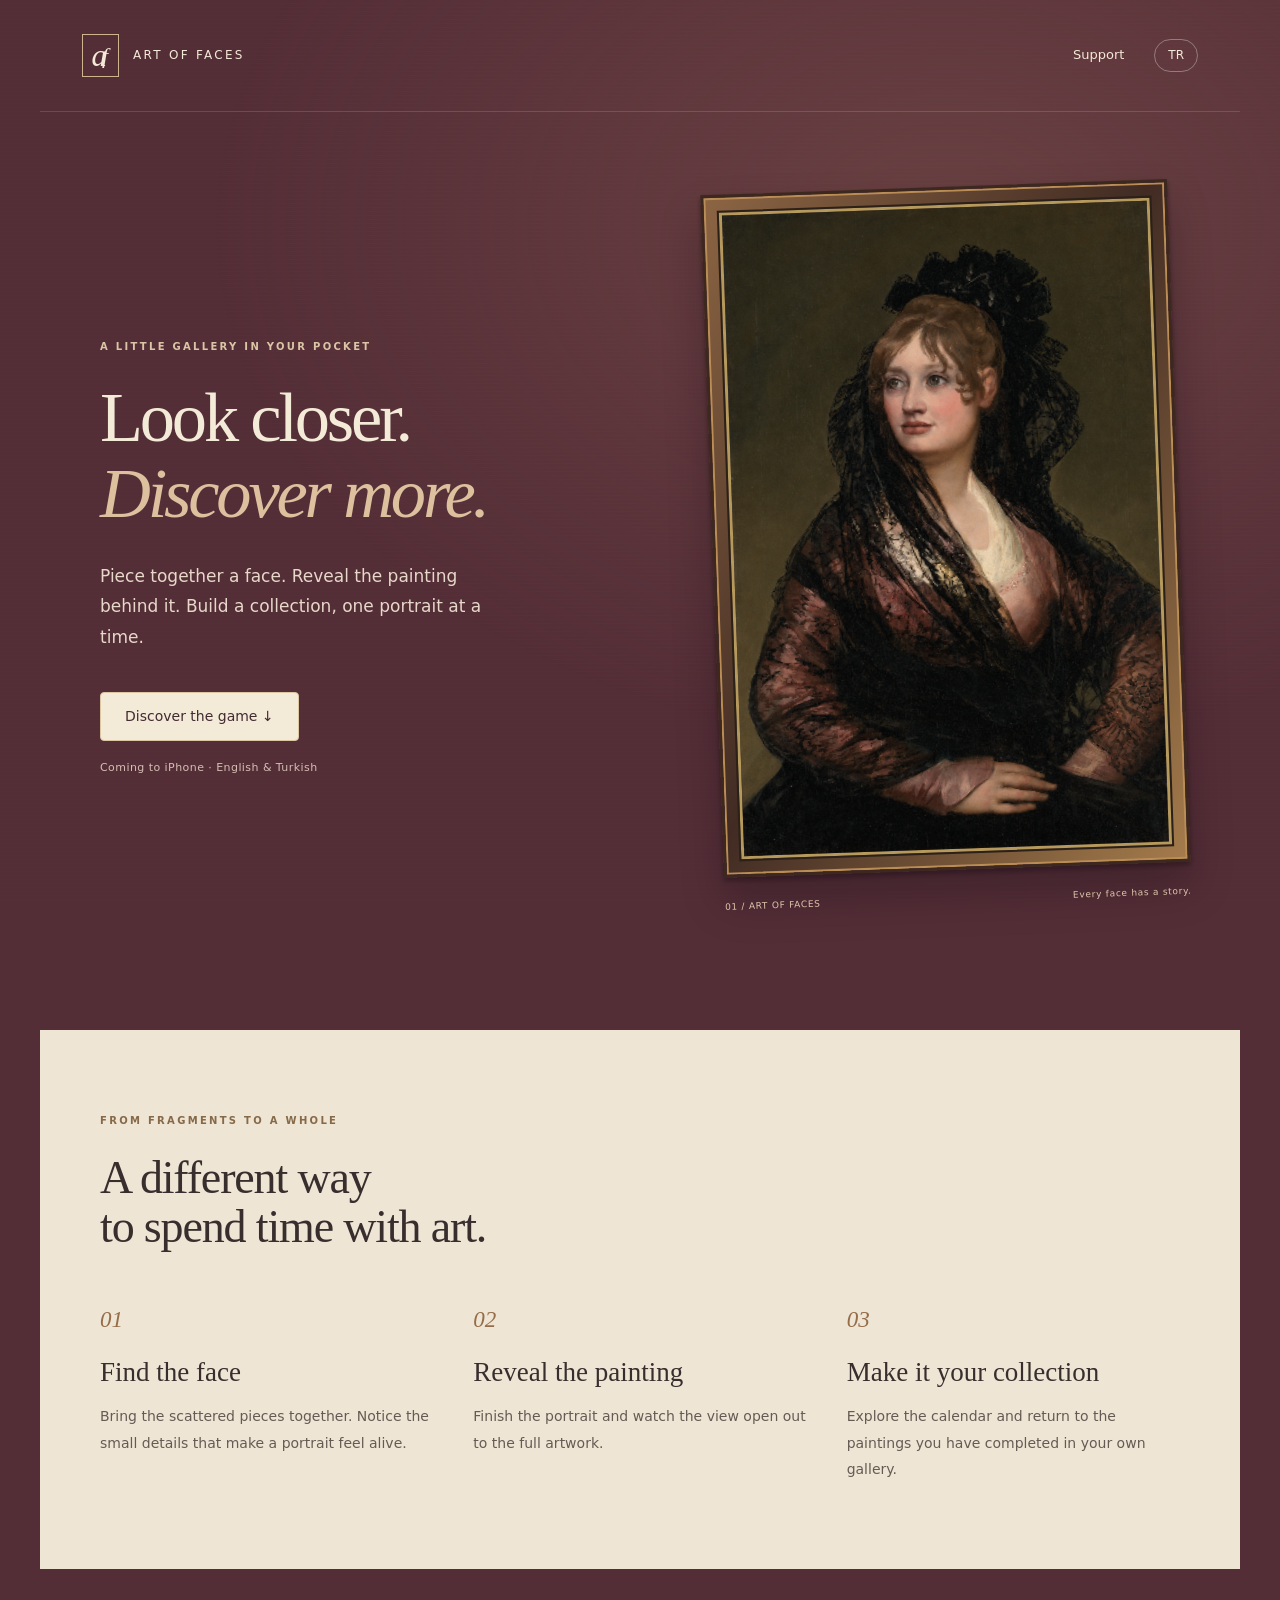
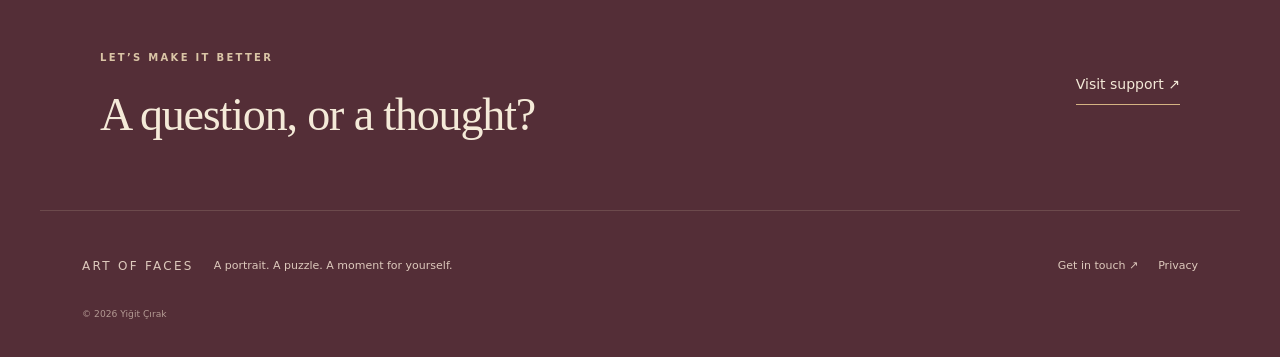
<file: index.html>
<!doctype html><html lang="en"><head><meta charset="utf-8"><meta name="viewport" content="width=device-width,initial-scale=1"><title>Discover, piece by piece — Art of Faces</title><meta name="description" content="Discover portraits, piece by piece. Art of Faces is a portrait puzzle game for iPhone."><meta name="theme-color" content="#542e37"><link rel="icon" href="./assets/icon.svg" type="image/svg+xml"><link rel="stylesheet" href="./assets/site.css"><script src="./assets/site.js" defer></script></head><body><a class="skip" href="#main">Skip to content</a><header><a class="brand" href="./"><span class="brand-mark">a<span>f</span></span> ART OF FACES</a><nav aria-label="Main navigation"><a href="./support/"><span data-en>Support</span><span data-tr hidden>Destek</span></a><button id="language" aria-label="Switch to Turkish">TR</button></nav></header><main id="main"><section class="hero"><div class="hero-copy"><p class="eyebrow"><span data-en>A LITTLE GALLERY IN YOUR POCKET</span><span data-tr hidden>CEBİNDE KÜÇÜK BİR GALERİ</span></p><h1><span data-en>Look closer.<br><em>Discover more.</em></span><span data-tr hidden>Yakından bak.<br><em>Yeniden keşfet.</em></span></h1><p class="intro"><span data-en>Piece together a face. Reveal the painting behind it. Build a collection, one portrait at a time.</span><span data-tr hidden>Bir yüzün parçalarını birleştir. Ardındaki tabloyu ortaya çıkar. Her portreyle kendi koleksiyonunu oluştur.</span></p><a class="button" href="#experience"><span data-en>Discover the game ↓</span><span data-tr hidden>Oyunu keşfet ↓</span></a><p class="availability"><span data-en>Coming to iPhone · English & Turkish</span><span data-tr hidden>Yakında iPhone’da · Türkçe ve İngilizce</span></p></div><figure class="hero-art"><div class="frame"><img src="./assets/portrait.png" width="339" height="512" alt="A painted portrait of a woman wearing a black lace mantilla"></div><figcaption><span>01 / ART OF FACES</span><span><span data-en>Every face has a story.</span><span data-tr hidden>Her yüzün bir hikâyesi var.</span></span></figcaption></figure></section><section class="experience" id="experience"><p class="eyebrow"><span data-en>FROM FRAGMENTS TO A WHOLE</span><span data-tr hidden>PARÇALARDAN BÜTÜNE</span></p><h2><span data-en>A different way<br>to spend time with art.</span><span data-tr hidden>Sanatla vakit geçirmenin<br>başka bir yolu.</span></h2><div class="steps"><article><span class="number">01</span><h3><span data-en>Find the face</span><span data-tr hidden>Yüzü tamamla</span></h3><p><span data-en>Bring the scattered pieces together. Notice the small details that make a portrait feel alive.</span><span data-tr hidden>Dağılmış parçaları bir araya getir. Portreye hayat veren küçük ayrıntıları fark et.</span></p></article><article><span class="number">02</span><h3><span data-en>Reveal the painting</span><span data-tr hidden>Tabloyu keşfet</span></h3><p><span data-en>Finish the portrait and watch the view open out to the full artwork.</span><span data-tr hidden>Portreyi tamamla; görüntü açılırken eserin tamamıyla tanış.</span></p></article><article><span class="number">03</span><h3><span data-en>Make it your collection</span><span data-tr hidden>Koleksiyonunu oluştur</span></h3><p><span data-en>Explore the calendar and return to the paintings you have completed in your own gallery.</span><span data-tr hidden>Takvimi keşfet, tamamladığın tablolara kendi galerinde yeniden bak.</span></p></article></div></section><section class="contact-strip"><div><p class="eyebrow"><span data-en>LET’S MAKE IT BETTER</span><span data-tr hidden>BİRLİKTE GELİŞTİRELİM</span></p><h2><span data-en>A question, or a thought?</span><span data-tr hidden>Bir sorun ya da bir fikir?</span></h2></div><a class="text-link" href="./support/"><span data-en>Visit support ↗</span><span data-tr hidden>Destek sayfasına git ↗</span></a></section></main><footer><a class="brand" href="./">ART OF FACES</a><p><span data-en>A portrait. A puzzle. A moment for yourself.</span><span data-tr hidden>Bir portre. Bir bulmaca. Kendine ayırdığın bir an.</span></p><a href="./support/"><span data-en>Get in touch ↗</span><span data-tr hidden>İletişime geç ↗</span></a><a href="./privacy/"><span data-en>Privacy</span><span data-tr hidden>Gizlilik</span></a><small>© 2026 Yiğit Çırak</small></footer></body></html>
</file>
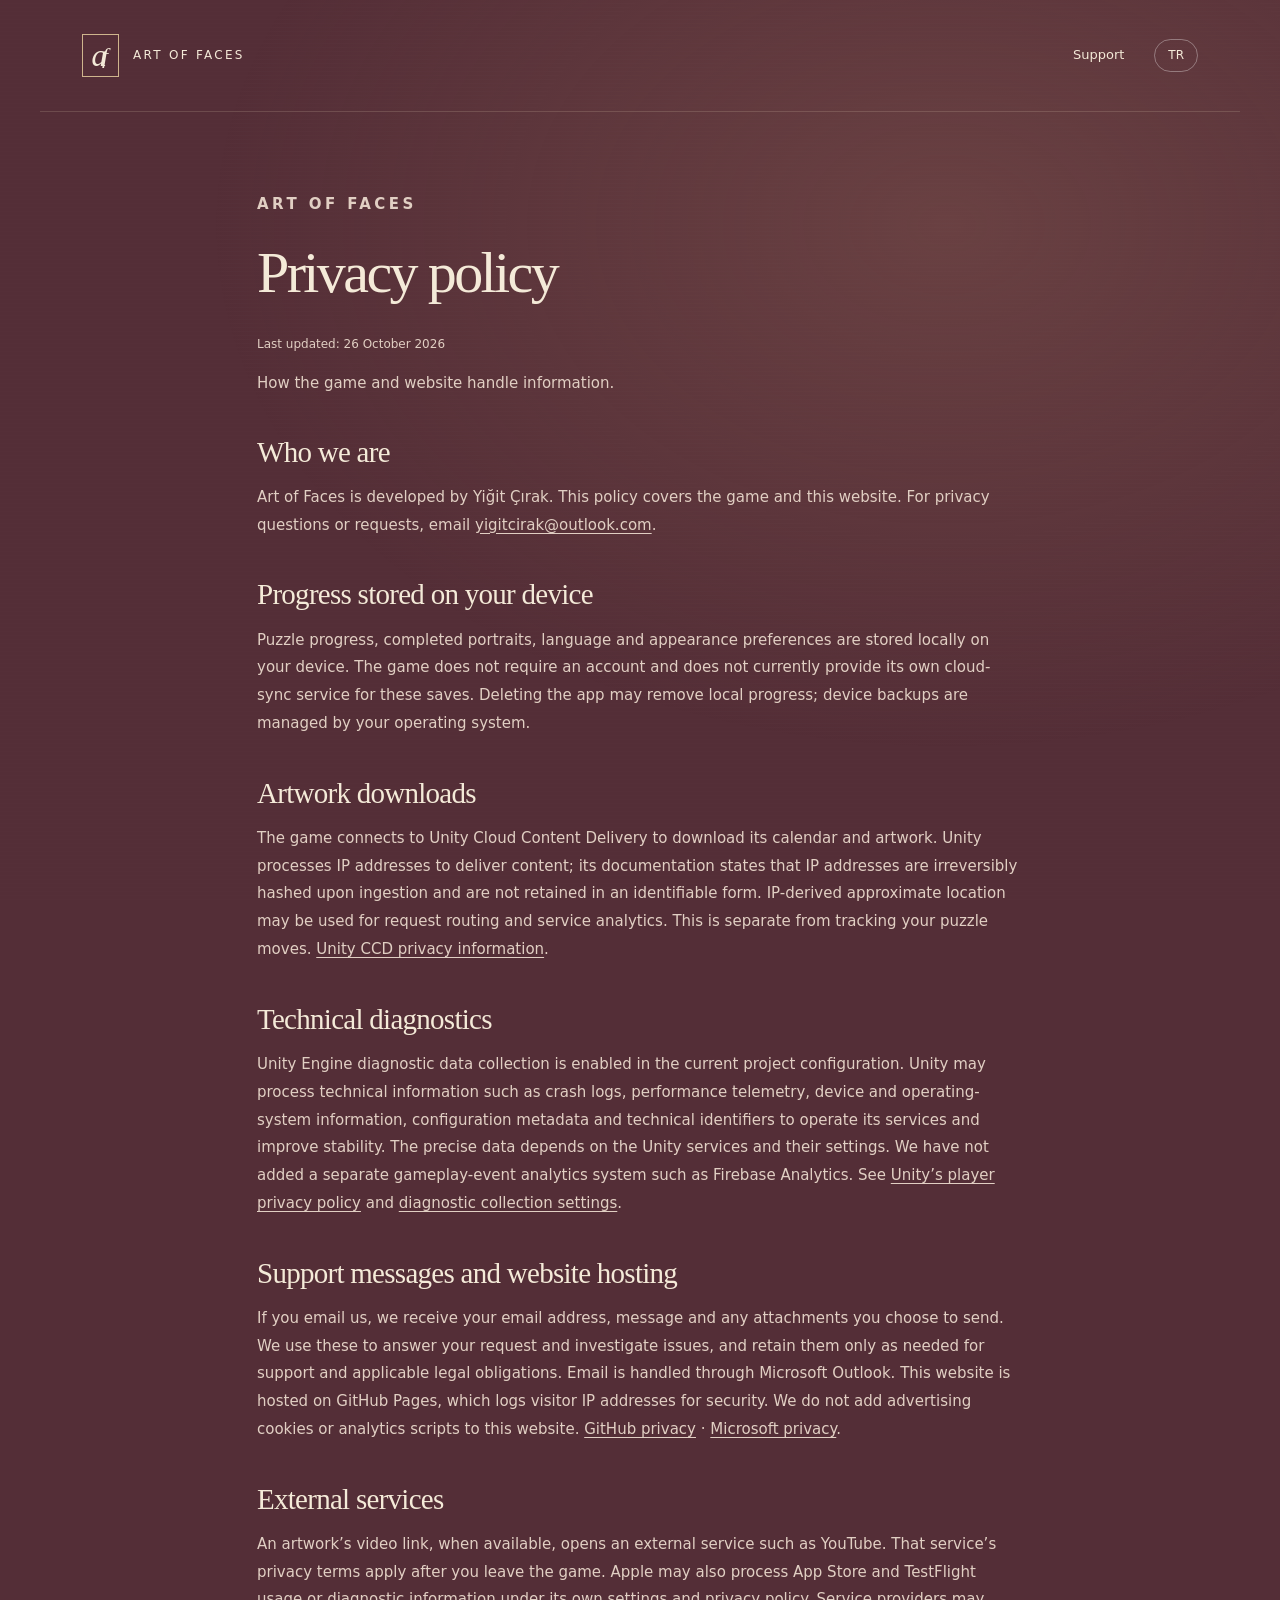
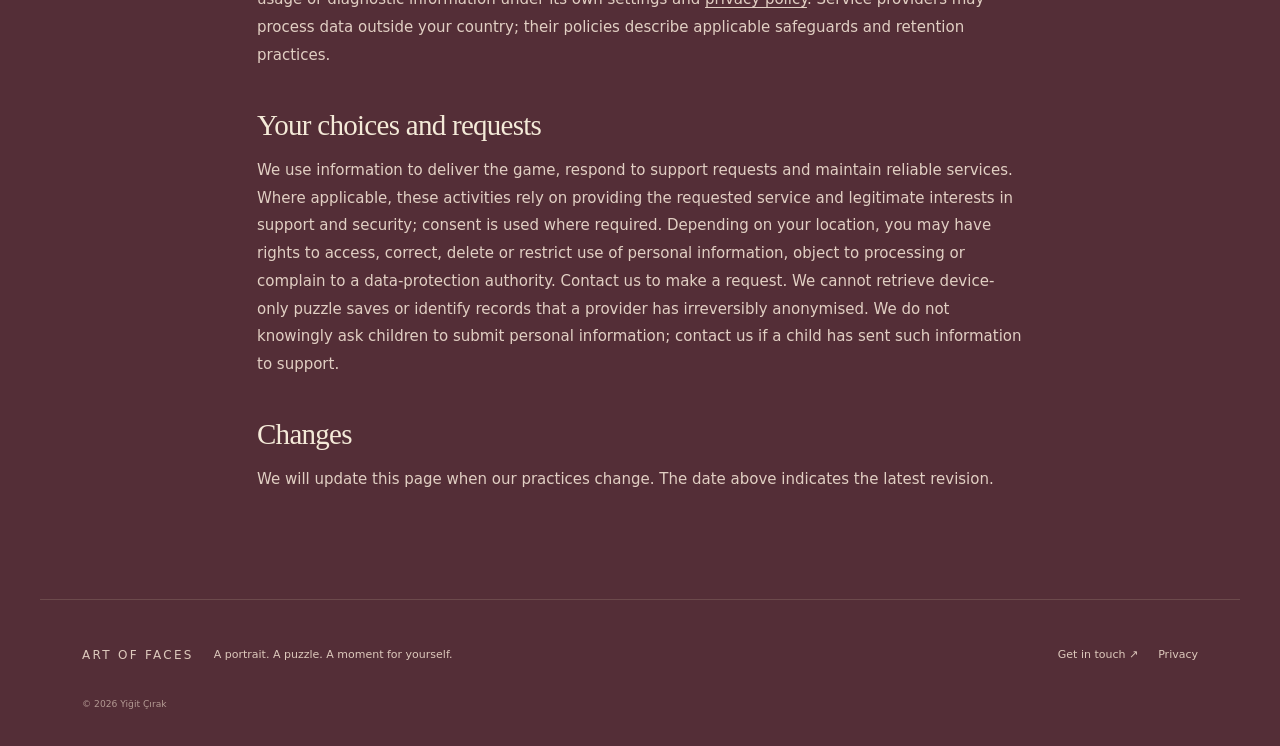
<file: privacy/index.html>
<!doctype html><html lang="en"><head><meta charset="utf-8"><meta name="viewport" content="width=device-width,initial-scale=1"><title>Privacy policy — Art of Faces</title><meta name="description" content="Privacy policy for the Art of Faces game and website."><meta name="theme-color" content="#542e37"><link rel="icon" href="../assets/icon.svg" type="image/svg+xml"><link rel="stylesheet" href="../assets/site.css"><script src="../assets/site.js" defer></script></head><body><a class="skip" href="#main">Skip to content</a><header><a class="brand" href="../"><span class="brand-mark">a<span>f</span></span> ART OF FACES</a><nav aria-label="Main navigation"><a href="../support/"><span data-en>Support</span><span data-tr hidden>Destek</span></a><button id="language" aria-label="Switch to Turkish">TR</button></nav></header><main id="main" class="reading privacy"><p class="eyebrow">ART OF FACES</p><h1><span data-en>Privacy policy</span><span data-tr hidden>Gizlilik politikası</span></h1><p class="updated"><span data-en>Last updated: 26 October 2026</span><span data-tr hidden>Son güncelleme: 26 Ekim 2026</span></p><p class="intro"><span data-en>How the game and website handle information.</span><span data-tr hidden>Oyun ve web sitesi bilgileri nasıl işler?</span></p><section><h2><span data-en>Who we are</span><span data-tr hidden>Biz kimiz?</span></h2><p><span data-en>Art of Faces is developed by Yiğit Çırak. This policy covers the game and this website. For privacy questions or requests, email <a href="mailto:yigitcirak@outlook.com">yigitcirak@outlook.com</a>.</span><span data-tr hidden>Art of Faces, Yiğit Çırak tarafından geliştirilir. Bu politika oyunu ve bu web sitesini kapsar. Gizlilikle ilgili soru ve talepler için <a href="mailto:yigitcirak@outlook.com">yigitcirak@outlook.com</a> adresine yazabilirsin.</span></p></section><section><h2><span data-en>Progress stored on your device</span><span data-tr hidden>Cihazında saklanan ilerleme</span></h2><p><span data-en>Puzzle progress, completed portraits, language and appearance preferences are stored locally on your device. The game does not require an account and does not currently provide its own cloud-sync service for these saves. Deleting the app may remove local progress; device backups are managed by your operating system.</span><span data-tr hidden>Bulmaca ilerlemesi, tamamlanan portreler, dil ve görünüm tercihleri cihazında yerel olarak saklanır. Oyun hesap oluşturmanı istemez ve bu kayıtlar için şu anda kendine ait bir bulut eşitleme hizmeti sunmaz. Uygulamayı silmek yerel ilerlemeyi silebilir; cihaz yedekleri işletim sistemin tarafından yönetilir.</span></p></section><section><h2><span data-en>Artwork downloads</span><span data-tr hidden>Eserlerin indirilmesi</span></h2><p><span data-en>The game connects to Unity Cloud Content Delivery to download its calendar and artwork. Unity processes IP addresses to deliver content; its documentation states that IP addresses are irreversibly hashed upon ingestion and are not retained in an identifiable form. IP-derived approximate location may be used for request routing and service analytics. This is separate from tracking your puzzle moves. <a href="https://docs.unity.com/en-us/ccd/privacy-and-consent/overview">Unity CCD privacy information</a>.</span><span data-tr hidden>Oyun, takvim ve eserleri indirmek için Unity Cloud Content Delivery hizmetine bağlanır. Unity içerik sunmak için IP adreslerini işler; kendi açıklamasına göre bu adresler kayıt sırasında geri döndürülemez biçimde hash’lenir ve kimliği belirlenebilir biçimde saklanmaz. IP adresinden çıkarılan yaklaşık konum, isteklerin yönlendirilmesi ve hizmet analizi için kullanılabilir. Bu işlem, bulmacadaki hamlelerini takip etmekten ayrıdır. <a href="https://docs.unity.com/en-us/ccd/privacy-and-consent/overview">Unity CCD gizlilik bilgileri</a>.</span></p></section><section><h2><span data-en>Technical diagnostics</span><span data-tr hidden>Teknik tanılama verileri</span></h2><p><span data-en>Unity Engine diagnostic data collection is enabled in the current project configuration. Unity may process technical information such as crash logs, performance telemetry, device and operating-system information, configuration metadata and technical identifiers to operate its services and improve stability. The precise data depends on the Unity services and their settings. We have not added a separate gameplay-event analytics system such as Firebase Analytics. See <a href="https://unity.com/legal/game-player-and-app-user-privacy-policy">Unity’s player privacy policy</a> and <a href="https://docs.unity.com/en-us/cloud/developer-data/collection-settings">diagnostic collection settings</a>.</span><span data-tr hidden>Mevcut proje yapılandırmasında Unity Engine tanılama verisi toplama açıktır. Unity, hizmetlerini çalıştırmak ve kararlılığı iyileştirmek için çökme kayıtları, performans verileri, cihaz ve işletim sistemi bilgileri, yapılandırma bilgileri ve teknik tanımlayıcılar gibi verileri işleyebilir. İşlenen veriler kullanılan Unity hizmetlerine ve ayarlarına bağlıdır. Firebase Analytics gibi ayrı bir oynanış olayı analiz sistemi eklemedik. <a href="https://unity.com/legal/game-player-and-app-user-privacy-policy">Unity oyuncu gizlilik politikası</a> ve <a href="https://docs.unity.com/en-us/cloud/developer-data/collection-settings">tanılama verisi ayarları</a> hakkında bilgi alabilirsin.</span></p></section><section><h2><span data-en>Support messages and website hosting</span><span data-tr hidden>Destek mesajları ve site barındırma</span></h2><p><span data-en>If you email us, we receive your email address, message and any attachments you choose to send. We use these to answer your request and investigate issues, and retain them only as needed for support and applicable legal obligations. Email is handled through Microsoft Outlook. This website is hosted on GitHub Pages, which logs visitor IP addresses for security. We do not add advertising cookies or analytics scripts to this website. <a href="https://docs.github.com/en/site-policy/privacy-policies/github-general-privacy-statement">GitHub privacy</a> · <a href="https://privacy.microsoft.com/en-us/privacystatement">Microsoft privacy</a>.</span><span data-tr hidden>Bize e-posta gönderirsen e-posta adresin, mesajın ve göndermeyi seçtiğin ekler bize ulaşır. Bunları talebini yanıtlamak ve sorunları incelemek için kullanır, yalnızca destek ve geçerli yasal yükümlülükler için gerektiği sürece saklarız. E-postalar Microsoft Outlook üzerinden işlenir. Bu site GitHub Pages üzerinde barındırılır; GitHub güvenlik amacıyla ziyaretçi IP adreslerini kaydeder. Siteye reklam çerezi veya analiz kodu eklemiyoruz. <a href="https://docs.github.com/en/site-policy/privacy-policies/github-general-privacy-statement">GitHub gizlilik politikası</a> · <a href="https://privacy.microsoft.com/en-us/privacystatement">Microsoft gizlilik politikası</a>.</span></p></section><section><h2><span data-en>External services</span><span data-tr hidden>Harici hizmetler</span></h2><p><span data-en>An artwork’s video link, when available, opens an external service such as YouTube. That service’s privacy terms apply after you leave the game. Apple may also process App Store and TestFlight usage or diagnostic information under its own settings and <a href="https://www.apple.com/legal/privacy/">privacy policy</a>. Service providers may process data outside your country; their policies describe applicable safeguards and retention practices.</span><span data-tr hidden>Bir eserin video bağlantısı varsa YouTube gibi harici bir hizmet açılır. Oyundan ayrıldıktan sonra ilgili hizmetin gizlilik koşulları geçerlidir. Apple da kendi ayarları ve <a href="https://www.apple.com/legal/privacy/">gizlilik politikası</a> kapsamında App Store ve TestFlight kullanım veya tanılama bilgilerini işleyebilir. Hizmet sağlayıcılar verileri ülkenden farklı ülkelerde işleyebilir; ilgili koruma ve saklama uygulamaları kendi politikalarında açıklanır.</span></p></section><section><h2><span data-en>Your choices and requests</span><span data-tr hidden>Tercihlerin ve taleplerin</span></h2><p><span data-en>We use information to deliver the game, respond to support requests and maintain reliable services. Where applicable, these activities rely on providing the requested service and legitimate interests in support and security; consent is used where required. Depending on your location, you may have rights to access, correct, delete or restrict use of personal information, object to processing or complain to a data-protection authority. Contact us to make a request. We cannot retrieve device-only puzzle saves or identify records that a provider has irreversibly anonymised. We do not knowingly ask children to submit personal information; contact us if a child has sent such information to support.</span><span data-tr hidden>Bilgileri oyunu sunmak, destek taleplerini yanıtlamak ve hizmetlerin güvenilirliğini sağlamak için kullanırız. Uygulanabildiği ölçüde bu faaliyetler talep edilen hizmetin sunulmasına ve destek/güvenlik konusundaki meşru menfaatlere dayanır; gerekli durumlarda rıza alınır. Bulunduğun yere göre kişisel bilgilere erişme, düzeltme, silme, işlemeyi sınırlandırma, itiraz etme veya yetkili veri koruma makamına başvurma hakların olabilir. Taleplerin için bize yazabilirsin. Yalnızca cihazında bulunan bulmaca kayıtlarını uzaktan alamayız veya hizmet sağlayıcının geri döndürülemez biçimde anonimleştirdiği kayıtları kimliğinle eşleştiremeyiz. Çocuklardan bilerek kişisel bilgi göndermelerini istemeyiz; bir çocuk desteğe böyle bir bilgi gönderdiyse bize ulaşabilirsin.</span></p></section><section><h2><span data-en>Changes</span><span data-tr hidden>Değişiklikler</span></h2><p><span data-en>We will update this page when our practices change. The date above indicates the latest revision.</span><span data-tr hidden>Uygulamalarımız değiştiğinde bu sayfayı güncelleyeceğiz. Yukarıdaki tarih son güncellemeyi gösterir.</span></p></section></main><footer><a class="brand" href="../">ART OF FACES</a><p><span data-en>A portrait. A puzzle. A moment for yourself.</span><span data-tr hidden>Bir portre. Bir bulmaca. Kendine ayırdığın bir an.</span></p><a href="../support/"><span data-en>Get in touch ↗</span><span data-tr hidden>İletişime geç ↗</span></a><a href="../privacy/"><span data-en>Privacy</span><span data-tr hidden>Gizlilik</span></a><small>© 2026 Yiğit Çırak</small></footer></body></html>
</file>
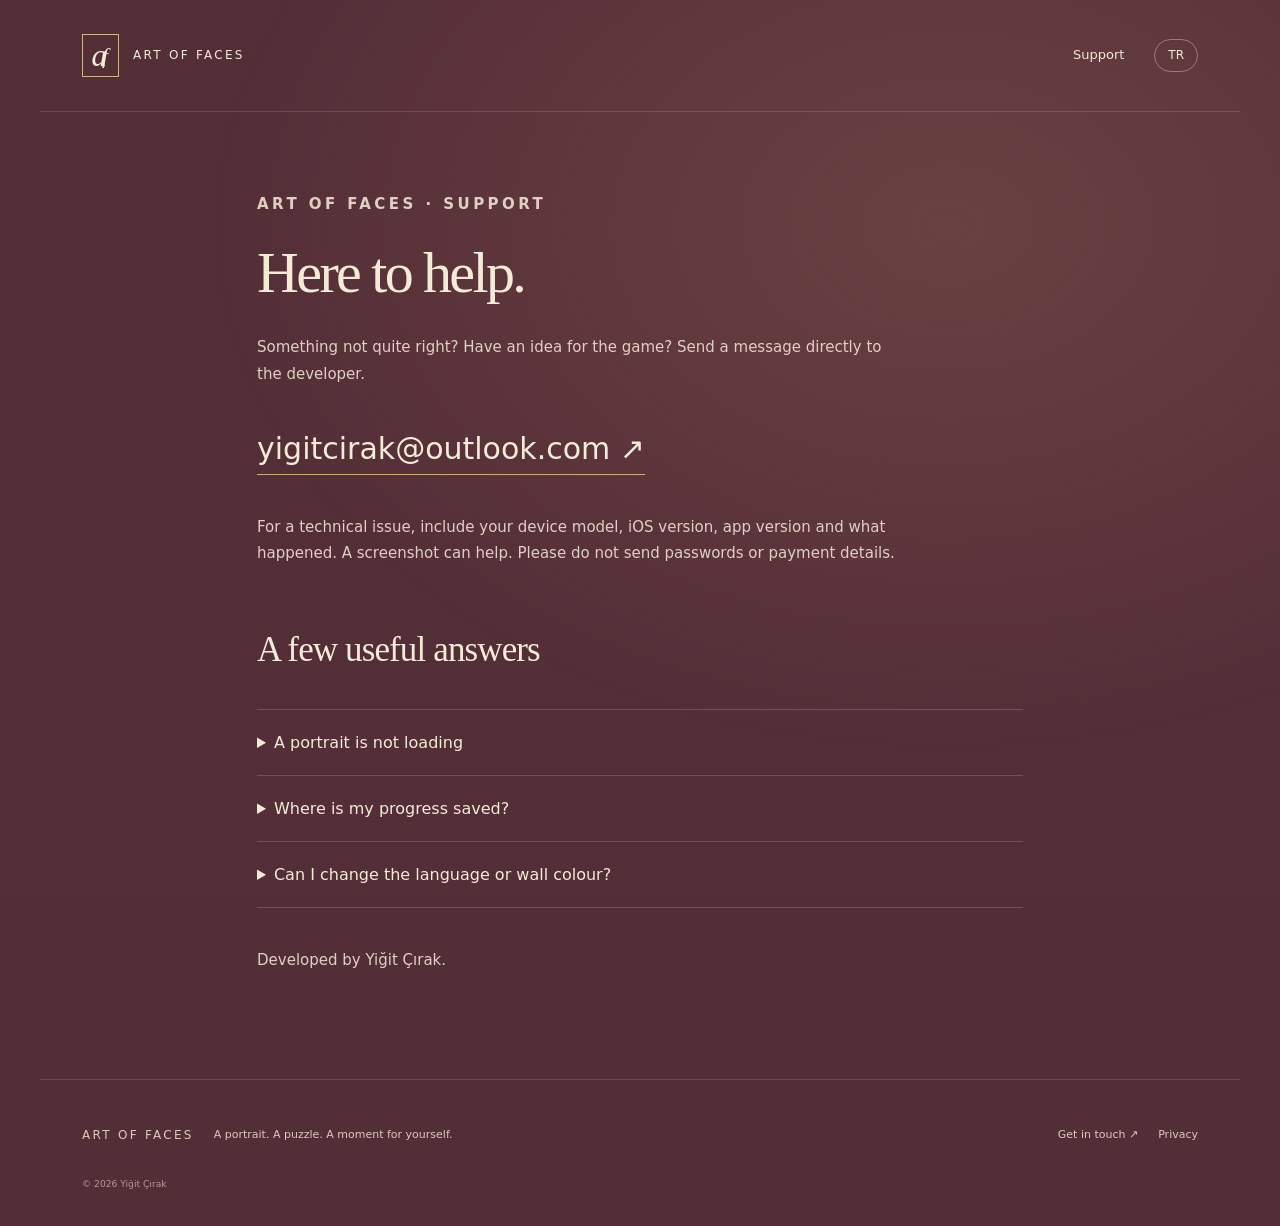
<file: support/index.html>
<!doctype html><html lang="en"><head><meta charset="utf-8"><meta name="viewport" content="width=device-width,initial-scale=1"><title>Support — Art of Faces</title><meta name="description" content="Discover portraits, piece by piece. Art of Faces is a portrait puzzle game for iPhone."><meta name="theme-color" content="#542e37"><link rel="icon" href="../assets/icon.svg" type="image/svg+xml"><link rel="stylesheet" href="../assets/site.css"><script src="../assets/site.js" defer></script></head><body><a class="skip" href="#main">Skip to content</a><header><a class="brand" href="../"><span class="brand-mark">a<span>f</span></span> ART OF FACES</a><nav aria-label="Main navigation"><a href="../support/"><span data-en>Support</span><span data-tr hidden>Destek</span></a><button id="language" aria-label="Switch to Turkish">TR</button></nav></header><main id="main" class="reading"><p class="eyebrow"><span data-en>ART OF FACES · SUPPORT</span><span data-tr hidden>ART OF FACES · DESTEK</span></p><h1><span data-en>Here to help.</span><span data-tr hidden>Yardım için buradayız.</span></h1><p class="intro"><span data-en>Something not quite right? Have an idea for the game? Send a message directly to the developer.</span><span data-tr hidden>Bir şey yolunda gitmedi mi? Oyun için bir fikrin mi var? Doğrudan geliştiriciye yazabilirsin.</span></p><a class="email" href="mailto:yigitcirak@outlook.com?subject=Art%20of%20Faces%20Support">yigitcirak@outlook.com ↗</a><p><span data-en>For a technical issue, include your device model, iOS version, app version and what happened. A screenshot can help. Please do not send passwords or payment details.</span><span data-tr hidden>Teknik bir sorun için cihaz modelini, iOS sürümünü, uygulama sürümünü ve ne olduğunu yaz. Ekran görüntüsü de yardımcı olabilir. Şifre veya ödeme bilgisi gönderme.</span></p><h2><span data-en>A few useful answers</span><span data-tr hidden>Birkaç faydalı yanıt</span></h2><details><summary><span data-en>A portrait is not loading</span><span data-tr hidden>Portre yüklenmiyor</span></summary><p><span data-en>New portraits need an internet connection to download. Try another connection and reopen the game. If the issue continues, send us the date of the portrait and the message shown on screen.</span><span data-tr hidden>Yeni portreleri indirmek için internet bağlantısı gerekir. Başka bir bağlantı deneyip oyunu yeniden aç. Sorun devam ederse portrenin tarihini ve ekrandaki mesajı bize ilet.</span></p></details><details><summary><span data-en>Where is my progress saved?</span><span data-tr hidden>İlerlemem nerede saklanıyor?</span></summary><p><span data-en>Puzzle progress and your collection are saved on your device. The game does not currently offer an in-game cloud-sync account. Deleting the app may remove your progress, so contact us before reinstalling to troubleshoot.</span><span data-tr hidden>Bulmaca ilerlemen ve koleksiyonun cihazında saklanır. Oyunda şu anda bulut eşitlemeli bir hesap sistemi bulunmuyor. Uygulamayı silmek ilerlemeni de silebilir; sorun çözmek için yeniden yüklemeden önce bize yaz.</span></p></details><details><summary><span data-en>Can I change the language or wall colour?</span><span data-tr hidden>Dili veya duvar rengini değiştirebilir miyim?</span></summary><p><span data-en>Open Settings in the game to choose English or Turkish and adjust the gallery background.</span><span data-tr hidden>Oyundaki Ayarlar bölümünden Türkçe veya İngilizceyi seçebilir, galeri arka planını değiştirebilirsin.</span></p></details><p class="developer"><span data-en>Developed by Yiğit Çırak.</span><span data-tr hidden>Geliştirici: Yiğit Çırak.</span></p></main><footer><a class="brand" href="../">ART OF FACES</a><p><span data-en>A portrait. A puzzle. A moment for yourself.</span><span data-tr hidden>Bir portre. Bir bulmaca. Kendine ayırdığın bir an.</span></p><a href="../support/"><span data-en>Get in touch ↗</span><span data-tr hidden>İletişime geç ↗</span></a><a href="../privacy/"><span data-en>Privacy</span><span data-tr hidden>Gizlilik</span></a><small>© 2026 Yiğit Çırak</small></footer></body></html>
</file>
<file: assets/site.css>
*{box-sizing:border-box}html{scroll-behavior:smooth}body{margin:0;background:#542e37;color:#f4ead8;font:17px/1.7 system-ui,-apple-system,sans-serif}body:before{content:"";position:fixed;inset:0;pointer-events:none;z-index:-1;background:radial-gradient(ellipse at 74% 25%,#ab7a6540,transparent 55%),repeating-linear-gradient(0deg,#ffffff02 0 1px,transparent 1px 4px)}a{color:inherit;text-decoration:none}a:hover{text-decoration:underline}button{font:inherit;color:inherit;cursor:pointer}header,main,footer{max-width:1200px;margin:auto}header{padding:34px 42px;display:flex;align-items:center;justify-content:space-between;border-bottom:1px solid #e8d6b52b}.brand{display:flex;gap:14px;align-items:center;font-size:12px;letter-spacing:.19em}.brand-mark{border:1px solid #cfb58d;width:37px;height:43px;display:grid;place-content:center;font:italic 31px Georgia;position:relative}.brand-mark span{position:absolute;left:19px;top:8px;font-size:22px}nav{display:flex;gap:30px;align-items:center;font-size:13px}nav button{background:none;border:1px solid #ffffff55;border-radius:30px;padding:5px 13px;font-size:12px}.hero{padding:75px 60px 100px;display:grid;grid-template-columns:1.1fr 1fr;gap:100px;align-items:center}.eyebrow{font-size:10px;letter-spacing:.23em;color:#dac5a6;font-weight:600;margin-bottom:24px}h1,h2,h3{font-family:Georgia,'Times New Roman',serif;font-weight:400;line-height:1.08}h1{font-size:clamp(42px,5.5vw,72px);letter-spacing:-.045em;margin:0 0 30px}h1 em{color:#ddc19f;font-weight:400}.intro{font-size:17px;max-width:410px;color:#e7d8c9;line-height:1.8}.button{display:inline-block;border:1px solid #ddc6a2;border-radius:4px;padding:12px 24px;margin-top:22px;font-size:14px;background:#f4ead8;color:#422b31}.availability{font-size:11px;letter-spacing:.04em;color:#d5beb3;margin-top:18px}.hero-art{margin:0;transform:rotate(-2deg)}.frame{padding:15px;background:linear-gradient(125deg,#8c6543,#412b23 48%,#a47b4b);border:3px solid #3d281f;box-shadow:0 24px 42px #170a134d,0 3px 5px #170a1366,inset 0 0 0 2px #bb8d56}.frame img{display:block;width:100%;height:auto;border:3px solid #b69a5d;outline:2px solid #2b2118}figcaption{font-size:9px;letter-spacing:.08em;display:flex;justify-content:space-between;margin:22px 0;gap:12px;color:#dfc6ac}.experience{background:#eee5d5;color:#382e2d;padding:72px 60px}.experience .eyebrow{color:#856948}h2{font-size:clamp(32px,3.6vw,46px);letter-spacing:-.025em;margin:12px 0 40px}.steps{display:grid;grid-template-columns:repeat(3,1fr);gap:40px;margin-top:55px}.number{font:italic 23px Georgia;color:#956d48}.steps h3{font-size:27px;margin:22px 0 16px}.steps p{font-size:14px;line-height:1.9;color:#665b54}.contact-strip{padding:70px 60px;display:flex;justify-content:space-between;align-items:center;gap:24px}.contact-strip h2{margin:0}.text-link{font-size:14px;border-bottom:1px solid #d5b383;padding-bottom:7px;white-space:nowrap}footer{padding:35px 42px;border-top:1px solid #e8d6b52b;display:flex;gap:20px;flex-wrap:wrap;align-items:center;font-size:11px;color:#ddc9bc}footer p{flex:1}footer small{width:100%;opacity:.7}.reading{max-width:850px;padding:65px 42px 90px;min-height:70vh}.reading h1{font-size:58px}.reading .intro{max-width:650px}.reading>p{font-size:15px;max-width:680px;color:#e1cfc3}.email{display:inline-block;font-size:clamp(19px,3vw,30px);border-bottom:1px solid #ccaa7c;margin:20px 0 25px;overflow-wrap:anywhere}.reading h2{margin-top:65px;font-size:35px}details{border-top:1px solid #e8d6b538;padding:19px 0}details:last-of-type{border-bottom:1px solid #e8d6b538}summary{cursor:pointer;font-size:16px}details p{font-size:14px;color:#e1cfc3;padding-right:20px}.developer{margin-top:40px}a:focus-visible,button:focus-visible,summary:focus-visible{outline:3px solid #e9c77e;outline-offset:6px}.skip{position:absolute;left:15px;top:-100px;background:#eee5d5;color:#382e2d;padding:10px;z-index:10}.skip:focus{top:15px}[hidden]{display:none!important}@media(max-width:700px){header{padding:22px 24px}nav{gap:18px}.hero{padding:48px 30px 55px;grid-template-columns:1fr;gap:42px}.hero-copy{text-align:center}.intro{margin-left:auto;margin-right:auto}.hero-art{max-width:310px;justify-self:center;width:85%}.experience{padding:48px 30px}.steps{grid-template-columns:1fr;gap:28px;margin-top:35px}.steps article{border-top:1px solid #8b715c44;padding-top:24px}.steps h3{margin-top:12px}.contact-strip{padding:48px 30px;flex-direction:column;align-items:flex-start}footer{padding:30px;flex-direction:column;align-items:flex-start;gap:12px}footer p{margin:0}.reading{padding:45px 26px}.reading h1{font-size:44px}}@media(prefers-reduced-motion:reduce){html{scroll-behavior:auto}}
.privacy section p{font-size:15px;line-height:1.85;color:#e1cfc3}.privacy section h2{font-size:29px;margin:40px 0 16px}.privacy section a{text-decoration:underline;text-underline-offset:3px}.privacy .updated{font-size:12px}.privacy h1{overflow-wrap:anywhere}
</file>
